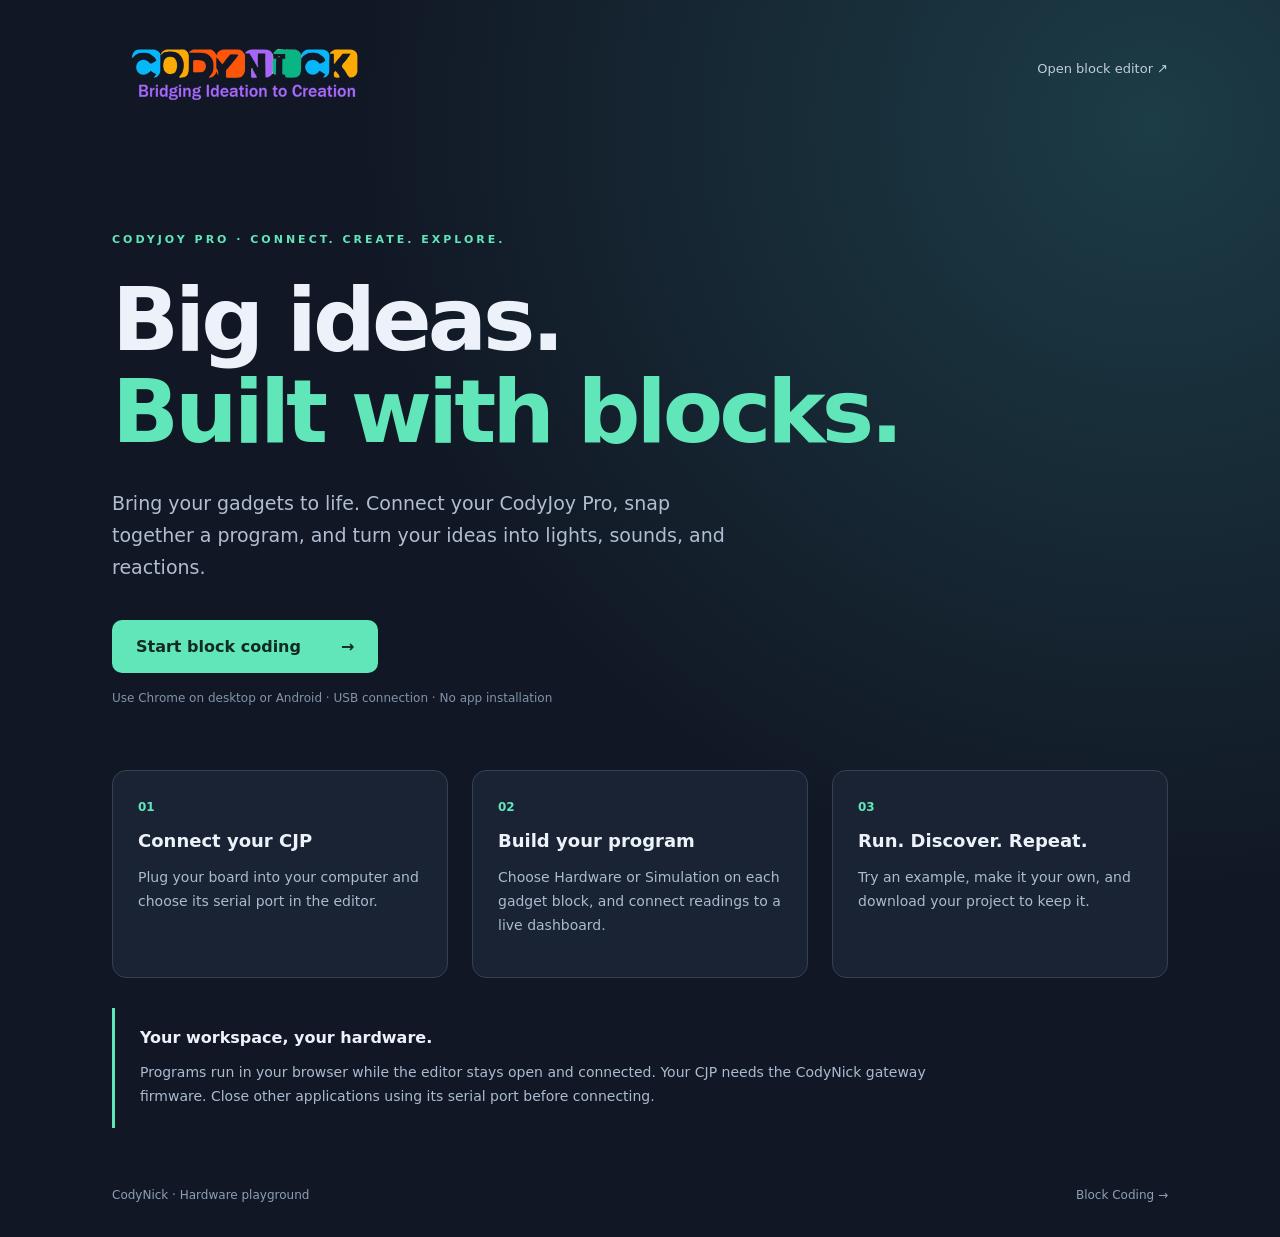
<file: index.html>
<!doctype html>
<html lang="en"><head><meta charset="utf-8"><meta name="viewport" content="width=device-width,initial-scale=1"><title>CodyNick · Create with hardware</title><link rel="stylesheet" href="landing.css"></head><body><header><a class="brand" href="/" aria-label="CodyNick home"><img src="/assets/codynick-logo.png" alt="CodyNick — Bridging Ideation to Creation" draggable="false"></a><a class="nav" href="/blocks/">Open block editor ↗</a></header><main><p class="eyebrow">CODYJOY PRO · CONNECT. CREATE. EXPLORE.</p><h1>Big ideas.<br><span>Built with blocks.</span></h1><p class="intro">Bring your gadgets to life. Connect your CodyJoy Pro, snap together a program, and turn your ideas into lights, sounds, and reactions.</p><a class="primary" href="/blocks/">Start block coding <span>→</span></a><p class="caption">Use Chrome on desktop or Android · USB connection · No app installation</p><div class="steps"><article><b>01</b><h2>Connect your CJP</h2><p>Plug your board into your computer and choose its serial port in the editor.</p></article><article><b>02</b><h2>Build your program</h2><p>Choose Hardware or Simulation on each gadget block, and connect readings to a live dashboard.</p></article><article><b>03</b><h2>Run. Discover. Repeat.</h2><p>Try an example, make it your own, and download your project to keep it.</p></article></div><aside><strong>Your workspace, your hardware.</strong><p>Programs run in your browser while the editor stays open and connected. Your CJP needs the CodyNick gateway firmware. Close other applications using its serial port before connecting.</p></aside></main><footer>CodyNick · Hardware playground <a href="/blocks/">Block Coding →</a></footer></body></html>
</file>
<file: landing.css>
:root{font-family:system-ui,-apple-system,Segoe UI,sans-serif;color:#edf2fa;background:#111724}*{box-sizing:border-box}body{margin:0;background:radial-gradient(ellipse at 90% 10%,#1c3c46 0,transparent 50%)}a{color:inherit;text-decoration:none}header,main,footer{max-width:1120px;margin:auto;padding:30px 32px}header,footer{display:flex;justify-content:space-between;align-items:center}.brand{display:flex;align-items:center;gap:12px;font-size:25px;font-weight:900;color:#61e6b9}.brand span{font-size:18px;letter-spacing:-.5px;color:#f2f6fc}.nav{font-size:13px;color:#c0cdda}.eyebrow{margin-top:65px;font-size:11px;letter-spacing:3px;color:#61e6b9;font-weight:700}h1{font-size:clamp(48px,7vw,88px);line-height:1.05;letter-spacing:-4px;margin:28px 0}h1 span{color:#61e6b9}.intro{max-width:620px;font-size:19px;line-height:1.7;color:#b1bed1}.primary{display:inline-flex;gap:40px;padding:17px 24px;background:#61e6b9;color:#132a22;font-weight:750;border-radius:10px;margin-top:18px}.primary:hover{background:#8af6d0}.caption{font-size:12px;color:#8194ac;margin-top:18px}.steps{display:grid;grid-template-columns:repeat(3,1fr);gap:24px;margin:65px 0 30px}.steps article{padding:25px;border:1px solid #344154;border-radius:14px;background:#192333}.steps b{font-size:12px;color:#61e6b9}h2{font-size:18px}.steps p,aside p{font-size:14px;line-height:1.7;color:#aabbd0}aside{padding:20px 25px;border-left:3px solid #61e6b9}aside p{margin-bottom:0;max-width:850px}footer{color:#8d9fb5;font-size:12px;padding-bottom:35px}a:focus-visible{outline:3px solid white;outline-offset:6px}@media(max-width:700px){header,main,footer{padding-left:22px;padding-right:22px}.steps{grid-template-columns:1fr;gap:14px;margin-top:40px}.eyebrow{margin-top:35px}h1{letter-spacing:-2px}.nav{font-size:11px}.intro{font-size:17px}}

.brand img{display:block;width:260px;max-width:100%;height:auto;object-fit:contain}@media(max-width:550px){header{gap:16px}.brand{min-width:0;max-width:62%}.brand img{width:200px}.nav{max-width:115px;text-align:right}}
</file>
